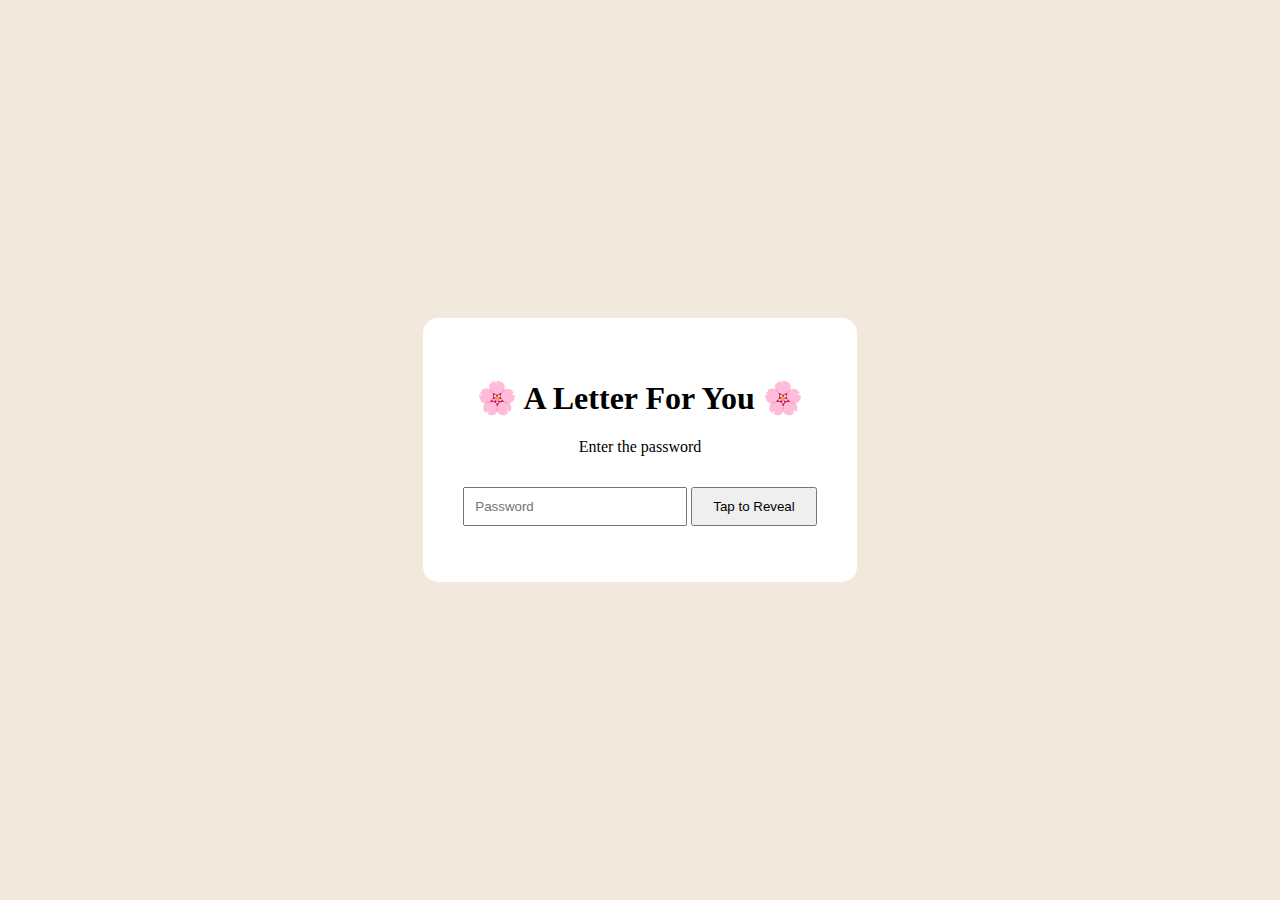
<file: index.html>
<!DOCTYPE html>
<html lang="en">
<head>
  <meta charset="UTF-8">
  <title>Letter For You 💌</title>
  <link rel="stylesheet" href="styles.css">
</head>
<body class="password-page">

  <div class="password-box">
    <h1>🌸 A Letter For You 🌸</h1>
    <p>Enter the password</p>

    <input type="password" id="password" placeholder="Password">
    <button onclick="checkPassword()">Tap to Reveal</button>

    <p id="error"></p>
  </div>

  <script src="script.js"></script>
</body>
</html>
</file>
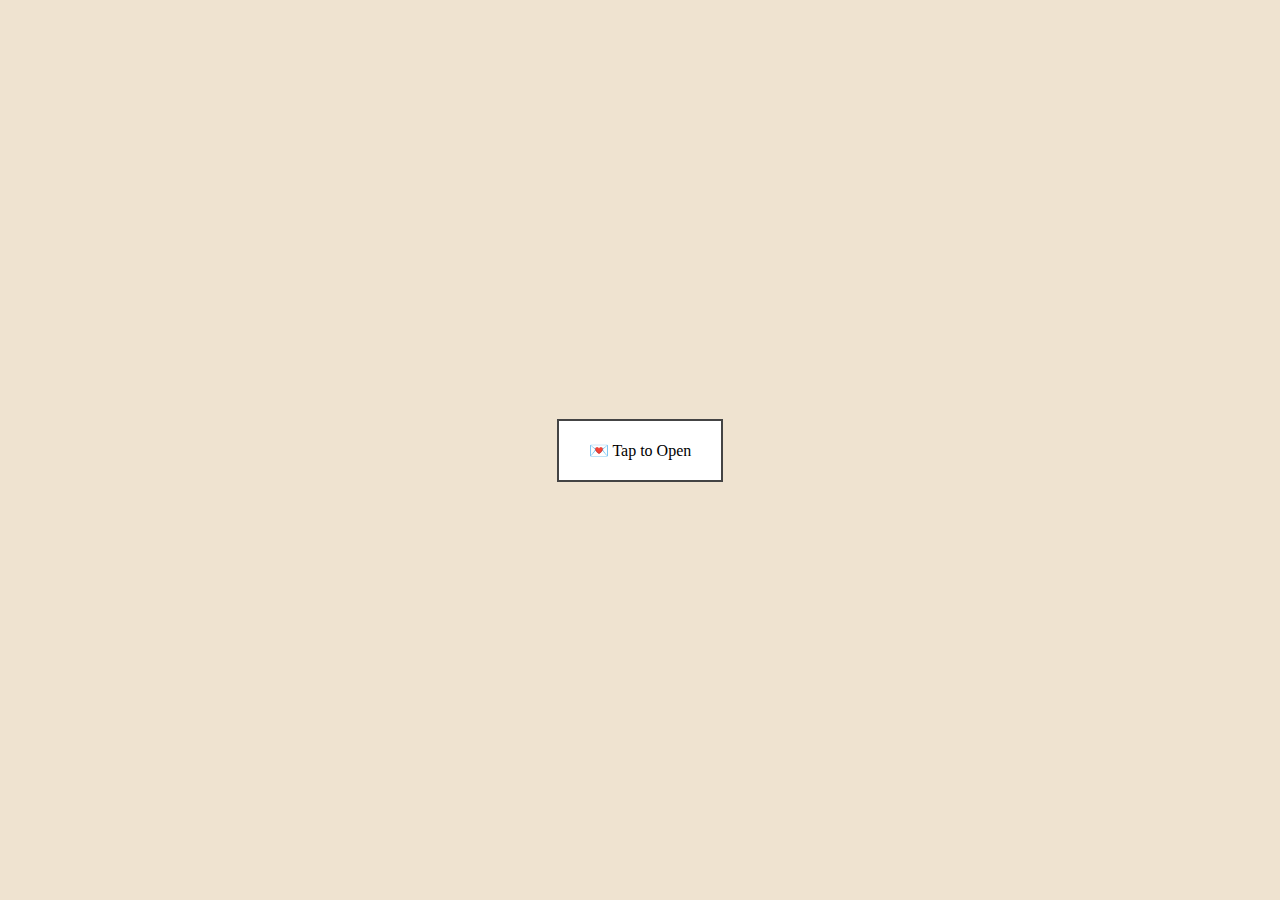
<file: letter.html>
<!DOCTYPE html>
<html lang="en">
<head>
  <meta charset="UTF-8">
  <title>The Letter 💖</title>
  <link rel="stylesheet" href="styles.css">
</head>
<body class="letter-page">

  <div class="envelope" onclick="openLetter()">
    💌 Tap to Open
  </div>

  <div class="letter hidden" id="letter">
    <h2>Dear Sandhiya,</h2>

    <p>
      This letter is for you, to remind you how special and valuable you are.
    </p>

    <p>
      Never forget your worth. You mean more than words can say.
    </p>

    <p>
      I will always be there for you, no matter what.
    </p>

    <p class="sign">
      Yours lovingly,<br>
      💖
    </p>
  </div>

  <script>
    function openLetter() {
      document.getElementById("letter").classList.remove("hidden");
    }
  </script>

</body>
</html>
</file>
<file: styles.css>
body {
  margin: 0;
  font-family: Georgia, serif;
}

/* PASSWORD PAGE */
.password-page {
  background: #f2e9dc;
  height: 100vh;
  display: flex;
  justify-content: center;
  align-items: center;
}

.password-box {
  background: #fff;
  padding: 40px;
  border-radius: 15px;
  text-align: center;
}

.password-box input {
  padding: 10px;
  width: 200px;
}

.password-box button {
  margin-top: 15px;
  padding: 10px 20px;
  cursor: pointer;
}

/* LETTER PAGE */
.letter-page {
  background: #efe3d0;
  min-height: 100vh;
  display: flex;
  justify-content: center;
  align-items: center;
}

.envelope {
  padding: 20px 30px;
  border: 2px solid #444;
  cursor: pointer;
  background: #fff;
}

.letter {
  max-width: 500px;
  background: #fff8ee;
  padding: 40px;
  border-radius: 10px;
  line-height: 1.8;
}

.hidden {
  display: none;
}

.sign {
  text-align: right;
  margin-top: 30px;
  font-style: italic;
}
</file>
